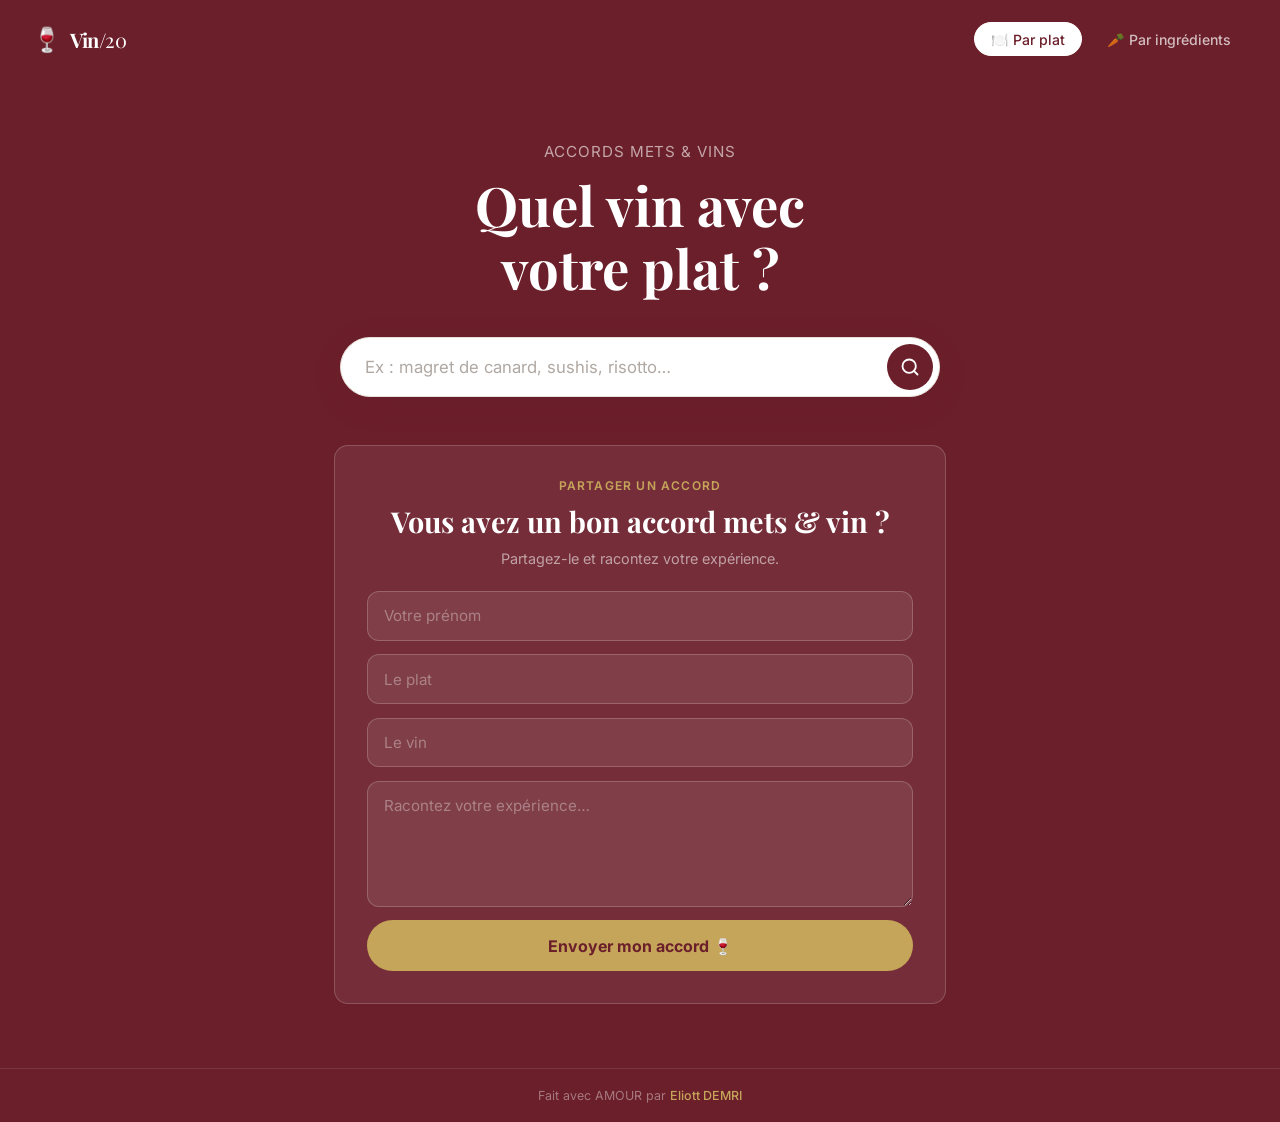
<file: index.html>
<!DOCTYPE html>
<html lang="fr">
<head>
  <meta charset="UTF-8" />
  <meta name="viewport" content="width=device-width, initial-scale=1.0" />
  <title>Vin/20 — Par plat</title>
  <link rel="preconnect" href="https://fonts.googleapis.com" />
  <link rel="preconnect" href="https://fonts.gstatic.com" crossorigin />
  <link href="https://fonts.googleapis.com/css2?family=Inter:wght@400;500;600&family=Playfair+Display:wght@500;700&display=swap" rel="stylesheet" />
  <link rel="stylesheet" href="style.css?v=6" />
</head>
<body>
  <header class="site-header">
    <div class="logo">
      <span class="logo-icon">🍷</span>
      <span class="logo-text"><strong>Vin</strong>/20</span>
    </div>
    <nav class="site-nav">
      <a href="index.html" class="nav-link active">🍽️ Par plat</a>
      <a href="ingredients.html" class="nav-link">🥕 Par ingrédients</a>
    </nav>
  </header>

  <main>
    <section class="hero">
      <p class="hero-sub">Accords Mets &amp; Vins</p>
      <h1 class="hero-title">Quel vin avec<br />votre plat ?</h1>

      <form class="search-form" id="searchForm" autocomplete="off">
        <div class="search-wrap">
          <input
            id="searchInput"
            class="search-input"
            type="text"
            placeholder="Ex : magret de canard, sushis, risotto…"
            aria-label="Nom du plat"
          />
          <button class="search-btn" type="submit" aria-label="Rechercher">
            <svg width="20" height="20" viewBox="0 0 24 24" fill="none" stroke="currentColor" stroke-width="2.2" stroke-linecap="round" stroke-linejoin="round">
              <circle cx="11" cy="11" r="8"/><line x1="21" y1="21" x2="16.65" y2="16.65"/>
            </svg>
          </button>
        </div>
        <ul class="dropdown" id="dropdown" hidden></ul>
      </form>
    </section>

    <div id="loader" class="loader-wrap" hidden>
      <div class="loader-spinner"></div>
      <p class="loader-text">Sélection en cours…</p>
    </div>

    <section class="results" id="results" hidden>
      <div class="results-inner">
        <p class="results-dish" id="resultDish"></p>
        <ul class="wine-list" id="wineList"></ul>
        <p class="results-source" id="resultSource"></p>
      </div>
    </section>

    <div id="errorBox" class="error-box" hidden>
      <span class="error-icon">⚠️</span>
      <span class="error-msg" id="errorMsg"></span>
    </div>

    <div id="suggestBox" class="suggest-box" hidden>
      <p class="suggest-title">🤔 Ce plat n’est pas encore dans notre base</p>
      <p class="suggest-sub">Laissez vos coordonnées et je l’ajouterai manuellement !</p>
      <form id="suggestForm" class="suggest-form" novalidate>
        <input id="suggestPrenom" class="suggest-input" type="text" placeholder="Prénom" required />
        <input id="suggestNom"    class="suggest-input" type="text" placeholder="Nom" required />
        <input id="suggestEmail"  class="suggest-input" type="email" placeholder="Votre email" required />
        <input id="suggestPlat"   class="suggest-input" type="text" readonly />
        <button type="submit" class="suggest-btn">Suggérer ce plat 🍷</button>
      </form>
      <p id="suggestMsg" class="suggest-message" hidden></p>
    </div>

    <section class="history-section" id="historySection" hidden>
      <p class="history-title">Recherches récentes</p>
      <div class="history-chips" id="historyChips"></div>
    </section>

    <section class="contrib-section">
      <div class="contrib-card">
        <p class="contrib-sub">Partager un accord</p>
        <h2 class="contrib-title">Vous avez un bon accord mets &amp; vin ?</h2>
        <p class="contrib-text">Partagez-le et racontez votre expérience.</p>
        <form id="contribForm" class="contrib-form" autocomplete="off" novalidate>
          <input id="contribName"  class="contrib-input" type="text"  placeholder="Votre prénom" required />
          <input id="contribDish"  class="contrib-input" type="text"  placeholder="Le plat" required />
          <input id="contribWine"  class="contrib-input" type="text"  placeholder="Le vin" required />
          <textarea id="contribStory" class="contrib-textarea" placeholder="Racontez votre expérience…" rows="5" required></textarea>
          <button type="submit" class="contrib-btn">Envoyer mon accord 🍷</button>
        </form>
        <p id="contribMsg" class="contrib-message" hidden></p>
      </div>
    </section>
  </main>

  <footer class="site-footer">
    Fait avec AMOUR par <span>Eliott DEMRI</span>
  </footer>

  <script src="script.js?v=6"></script>
</body>
</html>
</file>
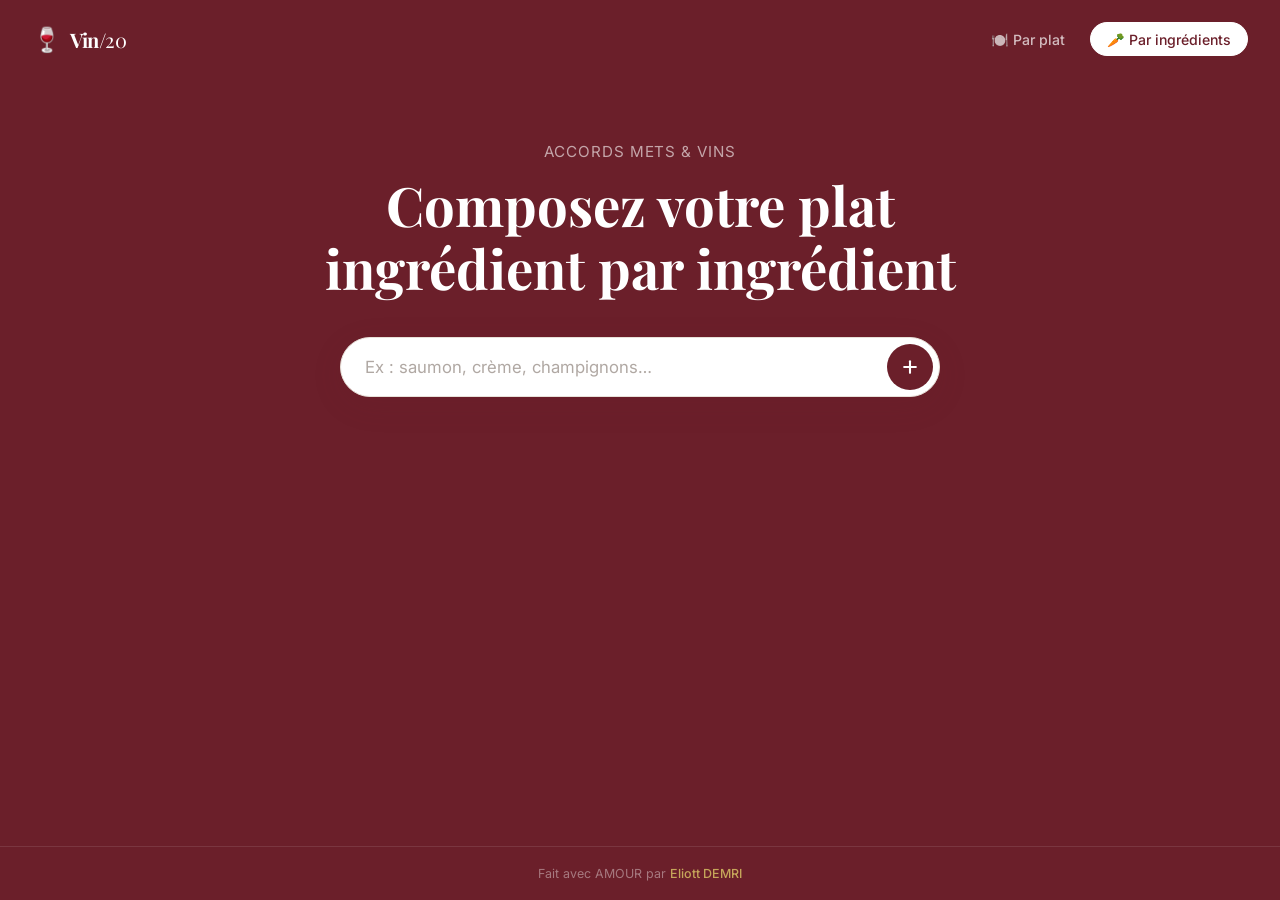
<file: ingredients.html>
<!DOCTYPE html>
<html lang="fr">
<head>
  <meta charset="UTF-8" />
  <meta name="viewport" content="width=device-width, initial-scale=1.0" />
  <title>Vin/20 — Par ingrédients</title>
  <link rel="preconnect" href="https://fonts.googleapis.com" />
  <link rel="preconnect" href="https://fonts.gstatic.com" crossorigin />
  <link href="https://fonts.googleapis.com/css2?family=Inter:wght@400;500;600&family=Playfair+Display:wght@500;700&display=swap" rel="stylesheet" />
  <link rel="stylesheet" href="style.css?v=6" />
</head>
<body>
  <header class="site-header">
    <div class="logo">
      <span class="logo-icon">🍷</span>
      <span class="logo-text"><strong>Vin</strong>/20</span>
    </div>
    <nav class="site-nav">
      <a href="index.html" class="nav-link">🍽️ Par plat</a>
      <a href="ingredients.html" class="nav-link active">🥕 Par ingrédients</a>
    </nav>
  </header>

  <main>
    <section class="hero">
      <p class="hero-sub">Accords Mets &amp; Vins</p>
      <h1 class="hero-title">Composez votre plat<br />ingrédient par ingrédient</h1>

      <form class="search-form" id="ingredientForm" autocomplete="off">
        <div class="search-wrap">
          <input
            id="ingredientInput"
            class="search-input"
            type="text"
            placeholder="Ex : saumon, crème, champignons…"
            aria-label="Ajouter un ingrédient"
          />
          <button class="search-btn" type="submit" aria-label="Ajouter">
            <svg width="20" height="20" viewBox="0 0 24 24" fill="none" stroke="currentColor" stroke-width="2.5" stroke-linecap="round" stroke-linejoin="round">
              <line x1="12" y1="5" x2="12" y2="19"/><line x1="5" y1="12" x2="19" y2="12"/>
            </svg>
          </button>
        </div>
      </form>

      <div class="chips-wrap" id="chipsWrap" hidden>
        <div class="ingredient-chips" id="ingredientChips"></div>
        <button class="find-btn" id="findBtn" type="button">Trouver un vin 🍷</button>
      </div>
    </section>

    <div id="errorBox" class="error-box" hidden>
      <span class="error-icon">⚠️</span>
      <span class="error-msg" id="errorMsg"></span>
    </div>

    <div id="loader" class="loader-wrap" hidden>
      <div class="loader-dots"><span></span><span></span><span></span></div>
      <p class="loader-text">Analyse en cours…</p>
    </div>

    <section class="results" id="results" hidden>
      <div class="results-inner">
        <p class="results-dish" id="resultDish"></p>
        <ul class="wine-list" id="wineList"></ul>
        <p class="results-source" id="resultSource"></p>
      </div>
    </section>
  </main>

  <footer class="site-footer">
    Fait avec AMOUR par <span>Eliott DEMRI</span>
  </footer>

  <script src="ingredients.js?v=6"></script>
</body>
</html>
</file>
<file: style.css>
:root {
  --burgundy: #6B1F2A;
  --burgundy2: #8C2D3B;
  --gold: #C5A55A;
  --bg: #F9F7F4;
  --card-bg: #FFFFFF;
  --text: #1A1A1A;
  --muted: #6E6360;
  --border: #E8E1D9;
  --radius: 14px;
  --shadow: 0 8px 32px rgba(107,31,42,.10);
}

*, *::before, *::after { box-sizing: border-box; margin: 0; padding: 0; }
html { scroll-behavior: smooth; }

/* Garantit que l'attribut hidden est toujours respecté */
[hidden] { display: none !important; }

body {
  font-family: "Inter", sans-serif;
  background: var(--burgundy);
  color: var(--text);
  min-height: 100vh;
  display: flex;
  flex-direction: column;
}

/* ── Header & Nav ── */
.site-header {
  padding: 1.4rem 2rem;
  display: flex;
  align-items: center;
  justify-content: space-between;
}
.logo { display: flex; align-items: center; gap: .5rem; }
.logo-icon { font-size: 1.5rem; }
.logo-text { font-family: "Playfair Display", serif; font-size: 1.25rem; color: #fff; letter-spacing: -.5px; }
.logo-text strong { font-weight: 700; }

.site-nav { display: flex; gap: .5rem; }
.nav-link {
  padding: .45rem 1rem;
  border-radius: 50px;
  font-size: .88rem;
  font-weight: 500;
  color: rgba(255,255,255,.7);
  text-decoration: none;
  border: 1.5px solid transparent;
  transition: all .2s;
}
.nav-link:hover { color: #fff; border-color: rgba(255,255,255,.3); }
.nav-link.active { color: var(--burgundy); background: #fff; border-color: #fff; }

main { flex: 1; }

/* ── Hero ── */
.hero { text-align: center; padding: 4rem 1.5rem 3rem; }
.hero-sub { font-size: .95rem; color: rgba(255,255,255,.6); letter-spacing: .06em; text-transform: uppercase; margin-bottom: .8rem; }
.hero-title { font-family: "Playfair Display", serif; font-size: clamp(2rem, 5vw, 3.4rem); color: #fff; line-height: 1.15; margin-bottom: 2.4rem; }

/* ── Search ── */
.search-form { width: 100%; max-width: 600px; margin: 0 auto; position: relative; }
.search-wrap {
  display: flex; align-items: center;
  background: var(--card-bg); border: 1.5px solid var(--border);
  border-radius: 50px; padding: .35rem .35rem .35rem 1.5rem;
  box-shadow: var(--shadow); transition: border-color .2s, box-shadow .2s;
}
.search-wrap:focus-within { border-color: var(--burgundy); box-shadow: 0 0 0 4px rgba(107,31,42,.08); }
.search-input { flex: 1; border: none; outline: none; font-size: 1.05rem; font-family: "Inter", sans-serif; color: var(--text); background: transparent; padding: .55rem 0; }
.search-input::placeholder { color: #B0A8A3; }
.search-btn { background: var(--burgundy); color: #fff; border: none; border-radius: 40px; width: 46px; height: 46px; display: flex; align-items: center; justify-content: center; cursor: pointer; flex-shrink: 0; transition: background .2s, transform .15s; }
.search-btn:hover { background: var(--burgundy2); }
.search-btn:active { transform: scale(.96); }

/* ── Dropdown ── */
.dropdown {
  position: absolute;
  top: calc(100% + 8px);
  left: 0; right: 0;
  background: var(--card-bg);
  border: 1.5px solid var(--border);
  border-radius: var(--radius);
  box-shadow: var(--shadow);
  list-style: none;
  z-index: 100;
  overflow: hidden;
  animation: fadeUp .15s ease both;
}
.dropdown-header {
  padding: .55rem 1.2rem .3rem;
  font-size: .72rem;
  font-weight: 600;
  letter-spacing: .07em;
  text-transform: uppercase;
  color: var(--muted);
  background: var(--bg);
  pointer-events: none;
}
.dropdown-item {
  padding: .8rem 1.5rem;
  font-size: .95rem;
  cursor: pointer;
  color: var(--text);
  transition: background .12s;
  text-align: left;
}
.dropdown-item:hover, .dropdown-item:focus { background: var(--bg); color: var(--burgundy); outline: none; }

/* ── Loader ── */
.loader-wrap {
  display: flex;
  flex-direction: column;
  align-items: center;
  gap: 1.2rem;
  padding: 3rem 1rem;
}

.loader-spinner {
  width: 48px;
  height: 48px;
  border: 3px solid rgba(255,255,255,.15);
  border-top-color: #fff;
  border-radius: 50%;
  animation: spin .8s linear infinite;
}
@keyframes spin {
  to { transform: rotate(360deg); }
}

/* loader dots (page ingrédients) */
.loader-dots {
  display: flex;
  gap: .45rem;
  align-items: center;
}
.loader-dots span {
  width: 10px;
  height: 10px;
  border-radius: 50%;
  background: rgba(255,255,255,.7);
  animation: bounce .9s ease-in-out infinite;
}
.loader-dots span:nth-child(2) { animation-delay: .15s; }
.loader-dots span:nth-child(3) { animation-delay: .3s; }
@keyframes bounce {
  0%, 80%, 100% { transform: scale(.6); opacity: .4; }
  40%           { transform: scale(1);  opacity: 1; }
}

.loader-text {
  font-family: "Playfair Display", serif;
  font-style: italic;
  color: rgba(255,255,255,.65);
  font-size: 1rem;
  letter-spacing: .02em;
}

/* ── Results ── */
.results { padding: 0 1.5rem 3rem; }
.results-inner { max-width: 600px; margin: 0 auto; text-align: center; }
.results-dish { font-size: .8rem; font-weight: 500; letter-spacing: .08em; text-transform: uppercase; color: rgba(255,255,255,.6); margin-bottom: 1.2rem; }
.wine-list { list-style: none; display: flex; flex-direction: column; gap: .75rem; animation: fadeUp .35s ease both; }
@keyframes fadeUp { from { opacity: 0; transform: translateY(16px); } to { opacity: 1; transform: translateY(0); } }

.wine-item {
  background: var(--card-bg); border: 1.5px solid var(--border);
  border-radius: var(--radius); padding: 1.1rem 1.5rem;
  display: flex; align-items: flex-start; gap: 1rem;
  box-shadow: var(--shadow); transition: transform .18s, box-shadow .18s;
  text-align: left;
}
.wine-item:hover { transform: translateY(-3px); box-shadow: 0 12px 40px rgba(107,31,42,.25); }
.wine-dot { width: 12px; height: 12px; border-radius: 50%; background: var(--gold); flex-shrink: 0; margin-top: 5px; }
.wine-info { display: flex; flex-direction: column; gap: .45rem; }
.wine-name { font-family: "Playfair Display", serif; font-size: 1.1rem; color: var(--burgundy); }

/* ── Badges ── */
.wine-badges { display: flex; flex-wrap: wrap; gap: .35rem; }
.badge {
  background: #F3EDE4; color: var(--muted);
  border: 1px solid var(--border); border-radius: 50px;
  padding: .15rem .65rem; font-size: .75rem; font-weight: 500; letter-spacing: .03em;
}

.results-source { margin-top: 1.2rem; font-size: .78rem; color: rgba(255,255,255,.5); letter-spacing: .04em; }

/* ── Error / Info box ── */
.error-box {
  max-width: 520px; margin: 0 auto 2rem;
  padding: 1.2rem 1.5rem;
  background: rgba(255,255,255,.08);
  border: 1.5px solid rgba(255,255,255,.2);
  border-radius: var(--radius);
  display: flex; align-items: center; gap: .8rem;
}
.error-icon { font-size: 1.3rem; }
.error-msg { font-size: .95rem; color: rgba(255,255,255,.75); }

/* ── Suggestion plat manquant ── */
.suggest-box {
  max-width: 520px;
  margin: 0 auto 2.5rem;
  padding: 1.6rem;
  background: rgba(255,255,255,.07);
  border: 1.5px solid rgba(255,255,255,.2);
  border-radius: var(--radius);
  text-align: center;
  animation: fadeUp .3s ease both;
}
.suggest-title {
  font-family: "Playfair Display", serif;
  font-size: 1.1rem;
  color: #fff;
  margin-bottom: .4rem;
}
.suggest-sub {
  font-size: .88rem;
  color: rgba(255,255,255,.55);
  margin-bottom: 1.2rem;
}
.suggest-form {
  display: flex;
  flex-direction: column;
  gap: .7rem;
}
.suggest-input {
  width: 100%;
  border: 1.5px solid rgba(255,255,255,.2);
  border-radius: 10px;
  padding: .8rem 1rem;
  font: inherit;
  font-size: .92rem;
  background: rgba(255,255,255,.08);
  color: #fff;
  outline: none;
  transition: border-color .2s;
}
.suggest-input::placeholder { color: rgba(255,255,255,.35); }
.suggest-input:focus { border-color: var(--gold); }
.suggest-input[readonly] {
  background: rgba(255,255,255,.04);
  color: rgba(255,255,255,.5);
  cursor: default;
}
.suggest-btn {
  background: #fff;
  color: var(--burgundy);
  border: none;
  border-radius: 999px;
  padding: .85rem 1.2rem;
  font: inherit;
  font-weight: 700;
  font-size: .95rem;
  cursor: pointer;
  transition: background .2s, opacity .2s, transform .15s;
}
.suggest-btn:hover { background: var(--gold); color: #fff; }
.suggest-btn:active { transform: scale(.98); }
.suggest-btn:disabled { opacity: .5; cursor: not-allowed; }
.suggest-message { margin-top: .8rem; font-size: .9rem; color: var(--gold); font-style: italic; }
.suggest-message.error { color: #F5C0C0; }

/* ── Chips ingrédients ── */
.chips-wrap { margin-top: 1.5rem; display: flex; flex-direction: column; align-items: center; gap: 1.2rem; }
.ingredient-chips { display: flex; flex-wrap: wrap; gap: .5rem; justify-content: center; max-width: 600px; }
.ing-chip {
  display: inline-flex; align-items: center; gap: .5rem;
  background: rgba(255,255,255,.15);
  border: 1.5px solid rgba(255,255,255,.35);
  border-radius: 50px; padding: .4rem 1rem;
  font-size: .9rem; color: #fff;
  animation: fadeUp .2s ease both;
}
.ing-chip-remove {
  background: none; border: none; cursor: pointer;
  color: rgba(255,255,255,.6); font-size: .8rem;
  padding: 0; line-height: 1;
  transition: color .15s;
}
.ing-chip-remove:hover { color: #fff; }

/* ── Bouton Trouver un vin ── */
.find-btn {
  background: #fff;
  color: var(--burgundy);
  border: none;
  border-radius: 50px;
  padding: .8rem 2rem;
  font-size: 1rem;
  font-family: "Inter", sans-serif;
  font-weight: 600;
  cursor: pointer;
  box-shadow: var(--shadow);
  transition: background .2s, color .2s, transform .15s;
}
.find-btn:hover { background: var(--gold); color: #fff; }
.find-btn:active { transform: scale(.97); }

/* ── History ── */
.history-section { max-width: 600px; margin: 0 auto; padding: 0 1.5rem 3rem; }
.history-title { font-size: .78rem; font-weight: 500; letter-spacing: .08em; text-transform: uppercase; color: rgba(255,255,255,.5); margin-bottom: .8rem; }
.history-chips { display: flex; flex-wrap: wrap; gap: .5rem; }
.chip {
  background: rgba(255,255,255,.12);
  border: 1.5px solid rgba(255,255,255,.25);
  border-radius: 50px; padding: .35rem .9rem;
  font-size: .88rem; color: rgba(255,255,255,.85);
  cursor: pointer; transition: background .15s, border-color .15s;
}
.chip:hover { background: rgba(255,255,255,.25); border-color: rgba(255,255,255,.5); }
.chip:active { background: #fff; color: var(--burgundy); border-color: #fff; }

/* ── Contribution ── */
.contrib-section { max-width: 660px; margin: 0 auto 4rem; padding: 0 1.5rem; }
.contrib-card {
  background: rgba(255,255,255,.07);
  border: 1.5px solid rgba(255,255,255,.18);
  border-radius: var(--radius);
  padding: 2rem;
  text-align: center;
}
.contrib-sub { font-size: .75rem; font-weight: 600; letter-spacing: .1em; text-transform: uppercase; color: var(--gold); margin-bottom: .6rem; }
.contrib-title { font-family: "Playfair Display", serif; font-size: clamp(1.3rem, 3vw, 1.8rem); color: #fff; margin-bottom: .6rem; }
.contrib-text { color: rgba(255,255,255,.55); font-size: .9rem; margin-bottom: 1.5rem; }
.contrib-form { display: flex; flex-direction: column; gap: .85rem; }
.contrib-input,
.contrib-textarea {
  width: 100%;
  border: 1.5px solid rgba(255,255,255,.2);
  border-radius: 12px;
  padding: .9rem 1rem;
  font: inherit;
  font-size: .95rem;
  background: rgba(255,255,255,.08);
  color: #fff;
  outline: none;
  transition: border-color .2s, box-shadow .2s;
}
.contrib-input::placeholder,
.contrib-textarea::placeholder { color: rgba(255,255,255,.35); }
.contrib-input:focus,
.contrib-textarea:focus { border-color: var(--gold); box-shadow: 0 0 0 3px rgba(197,165,90,.15); }
.contrib-textarea { resize: vertical; min-height: 120px; }
.contrib-btn {
  background: var(--gold);
  color: var(--burgundy);
  border: none;
  border-radius: 999px;
  padding: .95rem 1.2rem;
  font: inherit;
  font-weight: 700;
  font-size: 1rem;
  cursor: pointer;
  transition: opacity .2s, transform .15s;
}
.contrib-btn:hover { opacity: .88; }
.contrib-btn:active { transform: scale(.98); }
.contrib-btn:disabled { opacity: .5; cursor: not-allowed; }
.contrib-message { margin-top: 1rem; font-size: .92rem; color: var(--gold); font-style: italic; }
.contrib-message.error { color: #F5C0C0; }

/* ── Footer ── */
.site-footer { text-align: center; padding: 1.2rem; font-size: .78rem; color: rgba(255,255,255,.4); border-top: 1px solid rgba(255,255,255,.1); }
.site-footer span { color: var(--gold); font-weight: 500; }

/* ── Responsive ── */
@media (max-width: 480px) {
  .hero { padding: 3rem 1rem 2rem; }
  .search-wrap { padding-left: 1rem; }
  .wine-name { font-size: 1rem; }
  .site-header { padding: 1rem; }
  .site-nav { gap: .3rem; }
  .nav-link { padding: .35rem .7rem; font-size: .8rem; }
  .contrib-card { padding: 1.4rem; }
}
</file>
